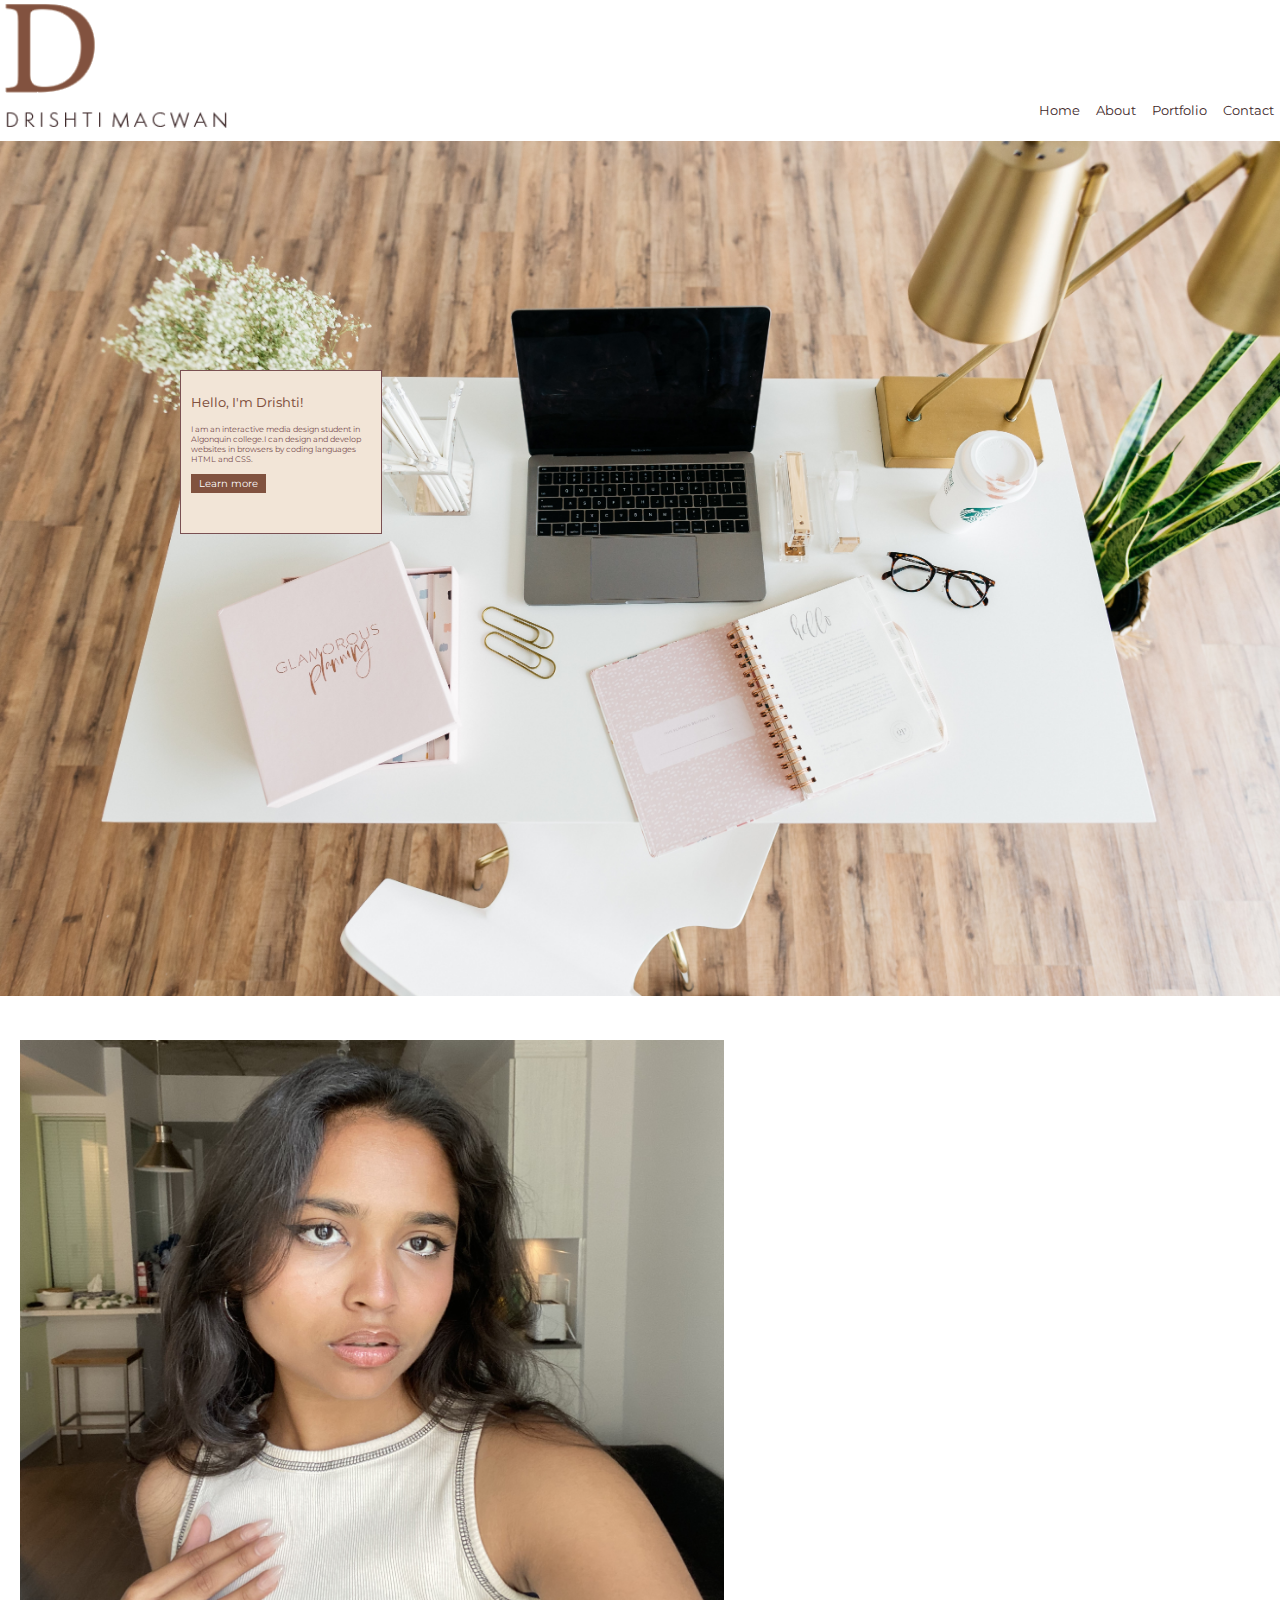
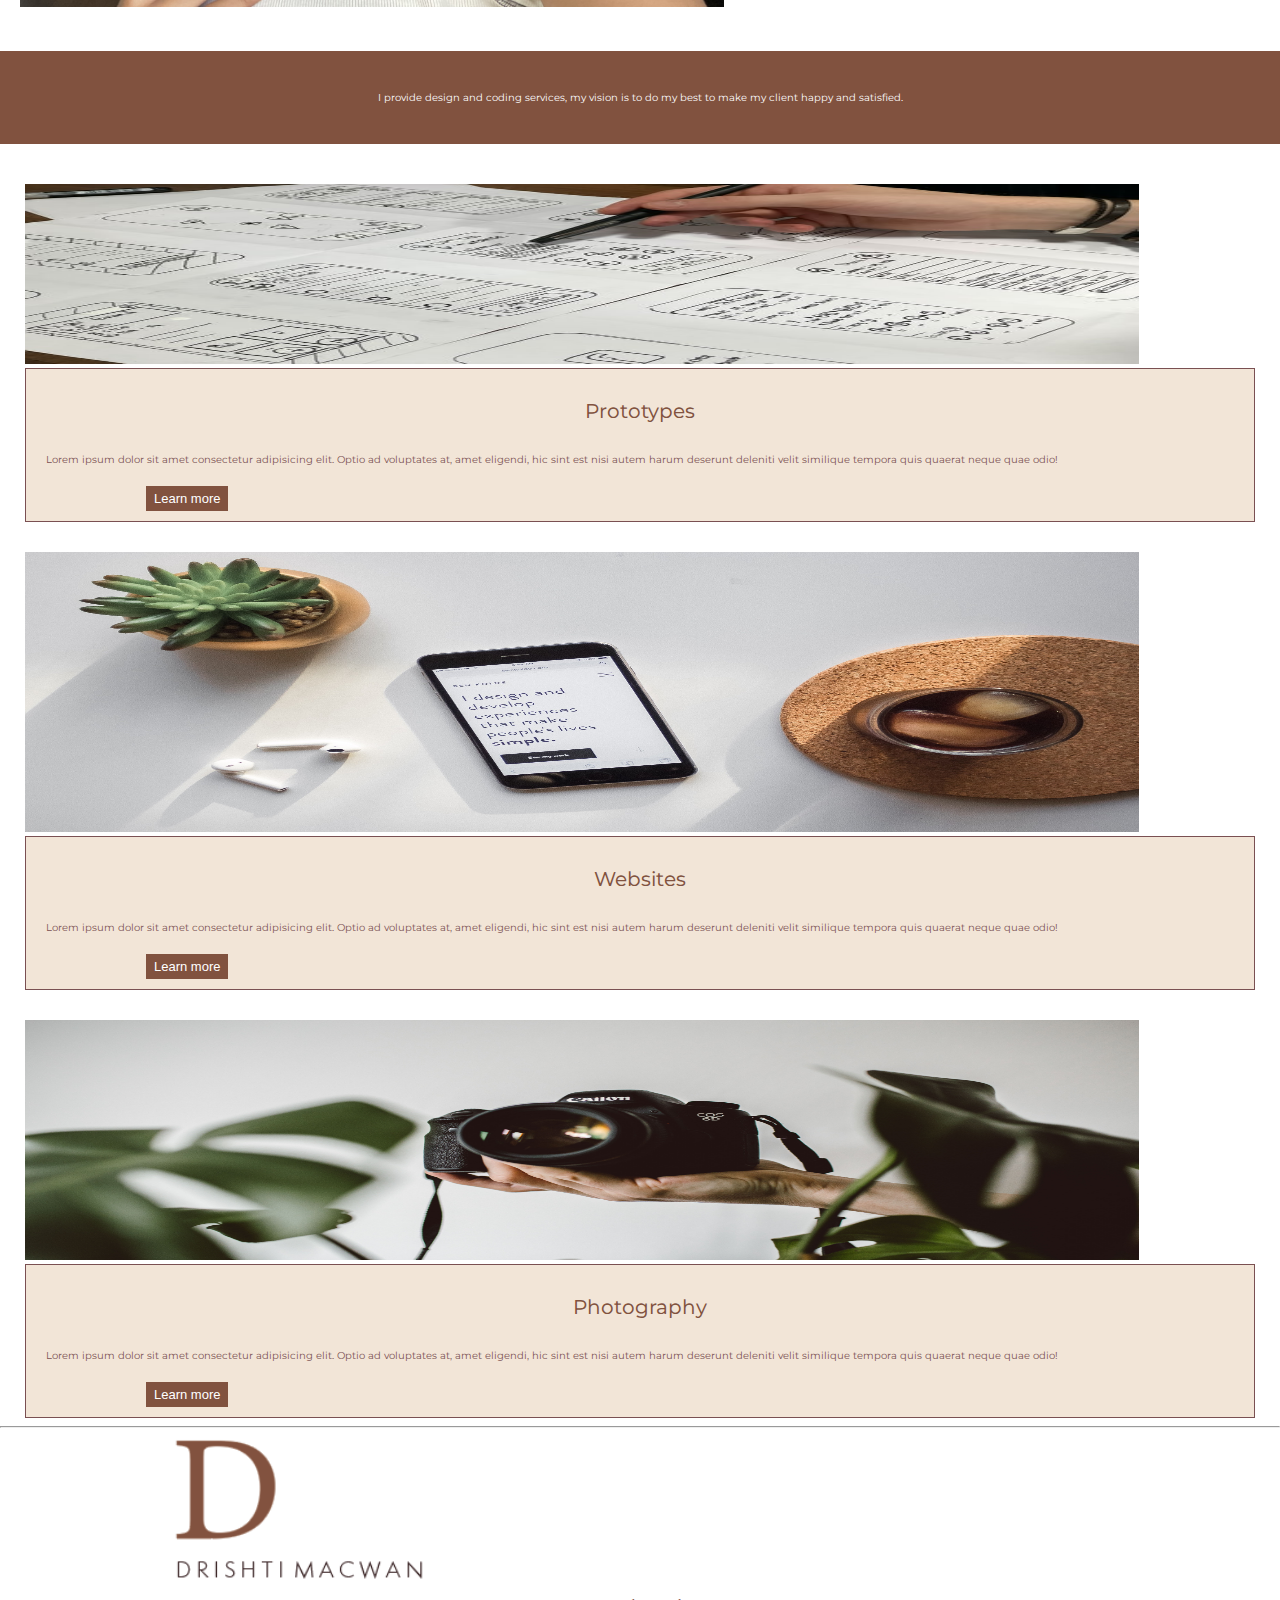
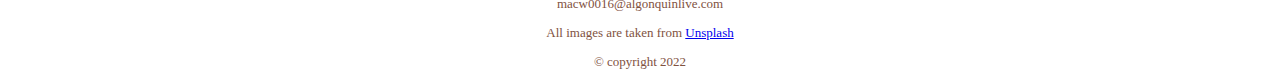
<file: index.html>
<!DOCTYPE html>
<html lang="en">
<head>
    <meta charset="UTF-8">
    <meta http-equiv="X-UA-Compatible" content="IE=edge">
    <meta name="viewport" content="width=device-width, initial-scale=1.0">
    <title>Portfolio</title>
    <!-- link to fonts -->
    <link rel="preconnect" href="https://fonts.googleapis.com">
<link rel="preconnect" href="https://fonts.gstatic.com" crossorigin>
<link href="https://fonts.googleapis.com/css2?family=Montserrat:ital,wght@0,200;0,300;0,400;0,500;0,600;0,700;0,800;0,900;1,100;1,200;1,300;1,400;1,500;1,600;1,700;1,800;1,900&family=Oswald:wght@200&display=swap" rel="stylesheet">
<link href="https://cdn.jsdelivr.net/npm/bootstrap@5.2.0/dist/css/bootstrap.min.css" rel="stylesheet" integrity="sha384-gH2yIJqKdNHPEq0n4Mqa/HGKIhSkIHeL5AyhkYV8i59U5AR6csBvApHHNl/vI1Bx" crossorigin="anonymous">
    <link href="css/main.css" rel="stylesheet">
</head>
<body>
    <header>
        <!-- logo in left -->
        <div class="logo">
            <img src="images/logo.png" alt="logo">
        <!-- navigation bar -->
        <nav>
            <ul>
              <li><a href="index.html">Home</a></li>
              <li><a href="about.html">About</a></li>
              <li><a href="#portfolio">Portfolio</a></li>
              <li><a href="contact.html">Contact</a></li>
            </ul>
        </nav>
        
        <div class="mainbanner">
            <!--main image covers the page-->
                 <img src="images/banner.jpg" alt="banner">
            </div>
    </header>
        <main>
            <div class="about">
                <img src="images/IMG-0742.jpg" alt="about"> 
            </div>
                <div class="box">
                <h3>Hello, I'm  Drishti!</h3>
                <p>I am an interactive media design student in Algonquin college.I can design and develop websites in browsers by coding languages HTML and CSS. 
                </p>    
                <button>Learn more</button>
            </div>
            
            <div class="quote">
                <p>   I provide design and coding services, my vision is to do 
                    my best to make my client happy and satisfied.  </p>
            </div>
                <div class="prototypes">
                    <img src="images/prototype.jpg" alt="prototypes">
                </div>
            <div class="box1">
                <h3>Prototypes</h3>
                <p>Lorem ipsum dolor sit amet consectetur adipisicing elit. Optio ad voluptates at, amet eligendi, hic sint est nisi autem harum deserunt deleniti velit similique tempora quis quaerat neque quae odio!</p>
                <button>Learn more</button>
            </div>

            <div class="websites">
               <img src="images/websites.jpg" alt="websites">
            </div>
            <div class="box2">
                <h3>Websites</h3>
                <p>Lorem ipsum dolor sit amet consectetur adipisicing elit. Optio ad voluptates at, amet eligendi, hic sint est nisi autem harum deserunt deleniti velit similique tempora quis quaerat neque quae odio!</p>
                <button>Learn more</button>
            </div>

            <div class="photography">
               <img src="images/photography.jpg" alt="photograph">
            </div>
            <div class="box3">
                <h3>Photography</h3>
                <p>Lorem ipsum dolor sit amet consectetur adipisicing elit. Optio ad voluptates at, amet eligendi, hic sint est nisi autem harum deserunt deleniti velit similique tempora quis quaerat neque quae odio!</p>
                <button>Learn more</button>
            </div>
        </main>
           <footer>
            <hr>
            <div class="footerlogo">
                <img src="images/logo.png" alt="logo"> 
            </div>
            <div class="copyright"> 
                <p>macw0016@algonquinlive.com
                <p>All images are taken from
                    <a href="https://unsplash.com/">Unsplash</a></p>
                <p>&copy; copyright 2022</p>
            </div>
           </footer>
        </body>
   </html>
</file>
<file: css/main.css>
/* for home page */

body {
   margin: 0;
}

.logo img {
  width: 18%; 
}

nav ul {
    margin-top: -40px ;
}

nav li {
    display: inline-block;
    padding: 6px;
}

nav ul {
    float: right;
}
  
li a {
    color:#3F2A2B;
    text-decoration: none;
    font-size: 12.5px;
    font-family: 'Montserrat', sans-serif;
}

li a:hover {
    color: #7A5052;
}

/* end of styling nav bar */

.mainbanner img {
    width: 100%;
}

.about img {
    margin-top: 20px;
    position: relative;
    width: 55%;
    padding-top: 20px ;
    margin-left: 20px;
}

.box {
    background-color: #F2E5D7;
    font-family: 'Montserrat', sans-serif;
    position:absolute;
    top:360px;
    left:170px;
    width:180px;
    height:142px; 
    border: 1px solid #7A5052 ;
    padding: 10px;
    margin: 10px;    
}

.box h3 {
    color: #81523F;
    font-weight:450;
    font-size: smaller;
}

.box p {
    color:#7A5052;
    font-size: 8px;
}

.box button {
    background-color: #81523F;
    font-size:x-small;
    font-family: 'Montserrat', sans-serif;
    color: white;
    /* font-weight: lighter; */
    border: none;
    padding: 3px 8px;
}

.quote p {
    color: white;
    background-color: #81523F;
    font-family: 'Montserrat', sans-serif;
    padding: 40px;
    font-size:x-small;
    text-align: center;
    margin-top: 40px;
}

.prototypes img {
    margin-top: 30px;
    width: 87%;
    margin-left: 25px;
    height: 180px;
}

.box1 {
    background-color: #F2E5D7;
    font-family: 'Montserrat', sans-serif;
    border: 1px solid #7A5052;
    margin-left: 25px;
    margin-right: 25px;
    padding: 10px;
}

.box1 h3 {
    color: #81523F;
    font-size: 20px;
    font-weight:430;
    text-align: center;
}

.box1 p {
    padding: 10px;
    font-size: 10px;
    color: #7A5052;
}

.box1 button {
    background-color: #81523F;
    margin-left: 110px;
    font-size: small;
    /* font-family: 'Montserrat', sans-serif; */
    color: white;
    /* font-weight: lighter; */
    border: none;
    padding: 5px 8px;
}

.websites img {
    margin-top: 30px;
    width: 87%;
    margin-left: 25px;
    height: 280px;
}

.box2 {
    background-color: #F2E5D7;
    font-family: 'Montserrat', sans-serif;
    border: 1px solid #7A5052;
    margin-left: 25px;
    margin-right: 25px;
    padding: 10px;
}

.box2 h3 {
    color: #81523F;
    font-size: 20px;
    font-weight:430;
    text-align: center;
}

.box2 p {
    padding: 10px;
    font-size: 10px;
    color: #7A5052;
}

.box2 button {
    background-color: #81523F;
    margin-left: 110px;
    font-size: small;
    /* font-family: 'Montserrat', sans-serif; */
    color: white;
    /* font-weight: lighter; */
    border: none;
    padding: 5px 8px;
}

.photography img {
    margin-top: 30px;
    width: 87%;
    margin-left: 25px;
    height: 240px;
}

.box3 {
    background-color: #F2E5D7;
    font-family: 'Montserrat', sans-serif;
    border: 1px solid #7A5052;
    margin-left: 25px;
    margin-right: 25px;
    padding: 10px;
}

.box3 h3 {
    color: #81523F;
    font-size: 20px;
    font-weight:430;
    text-align: center;
}

.box3 p {
    padding: 10px;
    font-size: 10px;
    color: #7A5052;
}

.box3 button {
    background-color: #81523F;
    margin-left: 110px;
    font-size: small;
    /* font-family: 'Montserrat', sans-serif; */
    color: white;
    /* font-weight: lighter; */
    border: none;
    padding: 5px 8px;
}

.footerlogo img {
    width:20%;
    margin-left: 170px;
}

.copyright p {
    text-align: center;
    margin-top: 10px;
    color: #81523F;
    font-size: small;
}
</file>
